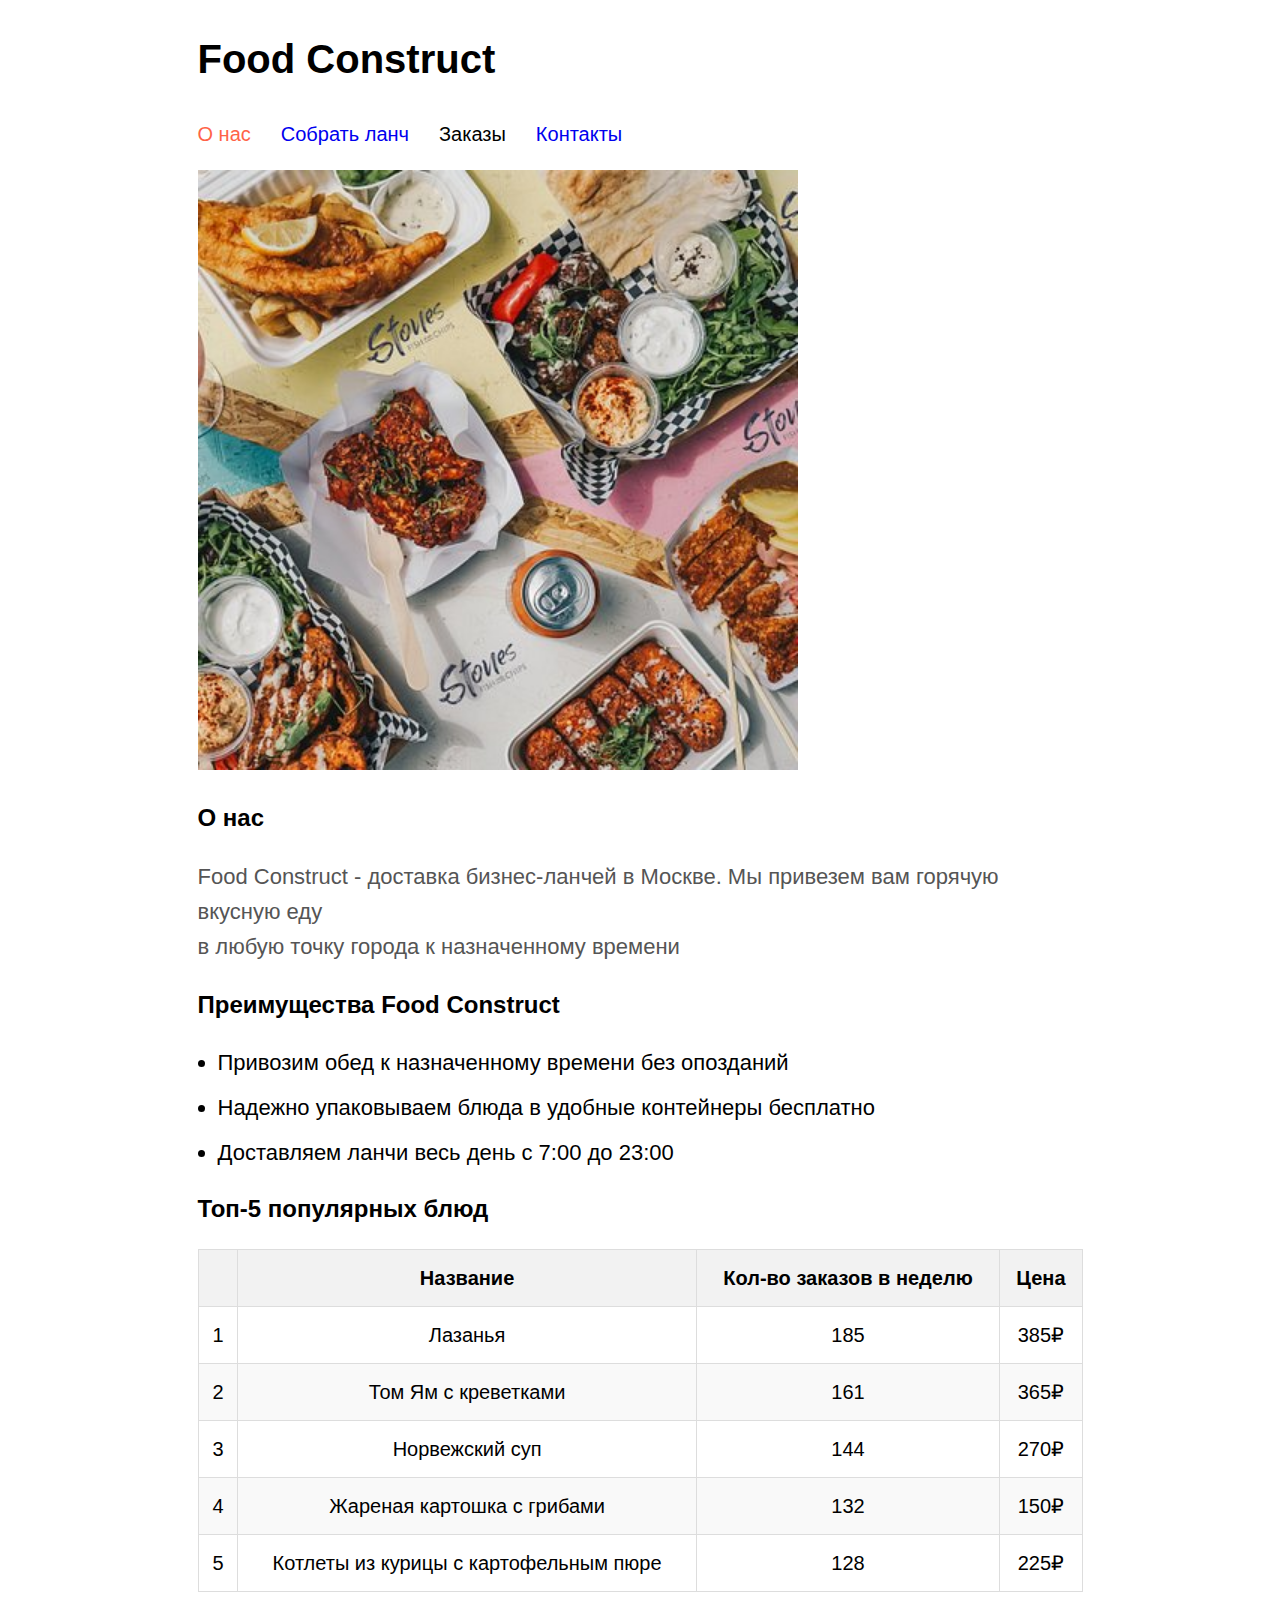
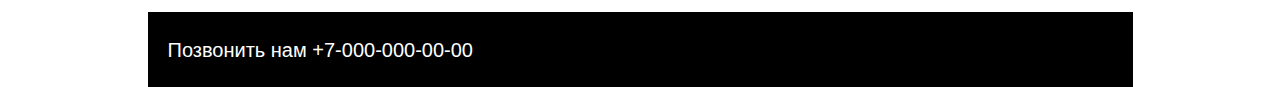
<file: index.html>
<!DOCTYPE html>
<html lang="ru">
  <head>
    <meta charset="utf-8" />
    <meta name="viewport" content="width=device-width, initial-scale=1.0" />
    <title>Food Construct</title>
    <link rel="stylesheet" href="styles.css" />
  </head>
  <body>
    <div class="container">
      <header>
        <h1>Food Construct</h1>
        <div class="nav-container">
          <a id="active">О нас</a>
          <a href="./pages/makeLunch/makeLunchPage.html">Собрать ланч</a>
          <a>Заказы</a>
          <a href="#contact">Контакты</a>
        </div>
      </header>
      <main>
        <section>
          <img
            id="aboutUsImage"
            src="./images/main.jpg"
            alt="Изображение главной страницы"
          />
          <h2>О нас</h2>
          <p>
            Food Construct - доставка бизнес-ланчей в Москве. Мы привезем вам
            горячую вкусную еду <br />
            в любую точку города к назначенному времени
          </p>
        </section>
        <section>
          <h2>Преимущества Food Construct</h2>
          <ul>
            <li>Привозим обед к назначенному времени без опозданий</li>
            <li>Надежно упаковываем блюда в удобные контейнеры бесплатно</li>
            <li>Доставляем ланчи весь день с 7:00 до 23:00</li>
          </ul>
        </section>
        <section>
          <h2>Топ-5 популярных блюд</h2>
          <div class="table-container">
            <table>
              <thead>
                <tr>
                  <th></th>
                  <th>Название</th>
                  <th>Кол-во заказов в неделю</th>
                  <th>Цена</th>
                </tr>
              </thead>
              <tbody>
                <tr>
                  <td>1</td>
                  <td>Лазанья</td>
                  <td>185</td>
                  <td>385₽</td>
                </tr>
                <tr>
                  <td>2</td>
                  <td>Том Ям с креветками</td>
                  <td>161</td>
                  <td>365₽</td>
                </tr>
                <tr>
                  <td>3</td>
                  <td>Норвежский суп</td>
                  <td>144</td>
                  <td>270₽</td>
                </tr>
                <tr>
                  <td>4</td>
                  <td>Жареная картошка с грибами</td>
                  <td>132</td>
                  <td>150₽</td>
                </tr>
                <tr>
                  <td>5</td>
                  <td>Котлеты из курицы с картофельным пюре</td>
                  <td>128</td>
                  <td>225₽</td>
                </tr>
              </tbody>
            </table>
          </div>
        </section>
      </main>
      <footer>
        <p><a name="contact">Позвонить нам +7-000-000-00-00</a></p>
      </footer>
    </div>
  </body>
</html>
</file>
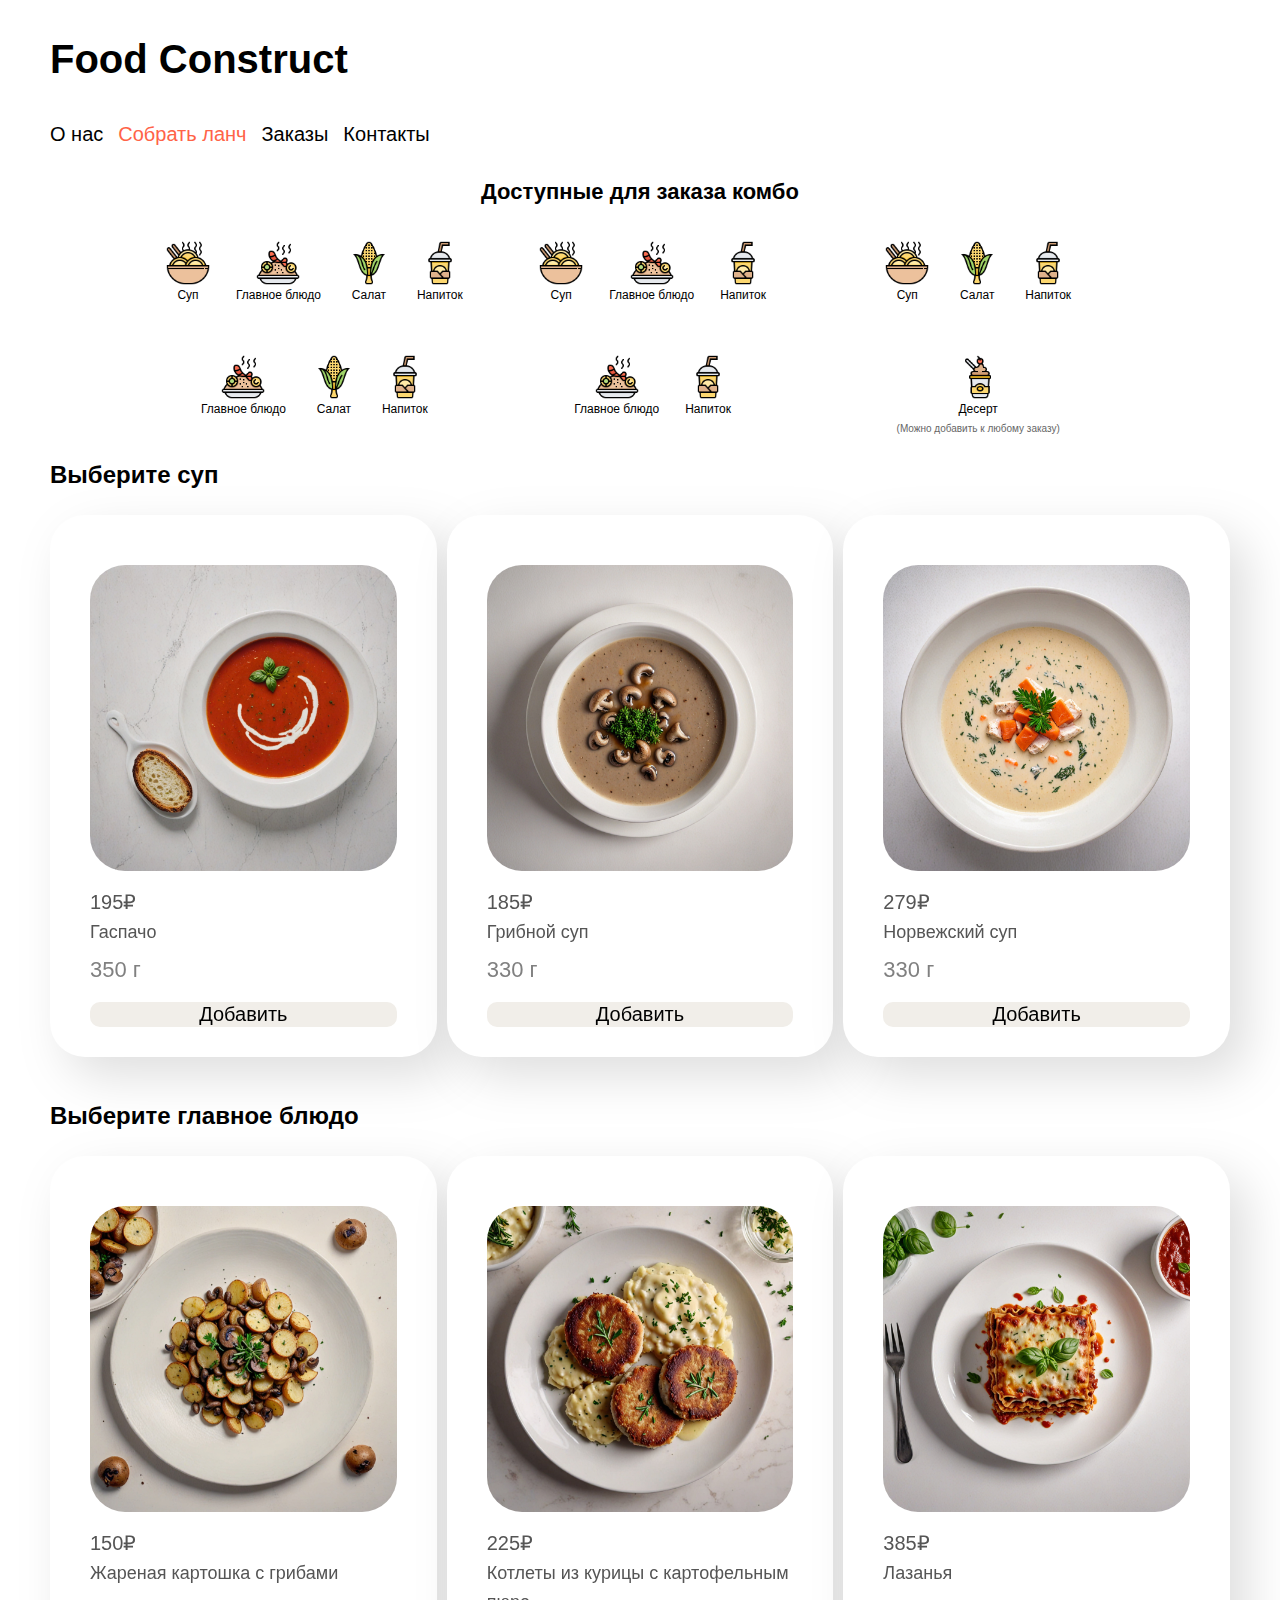
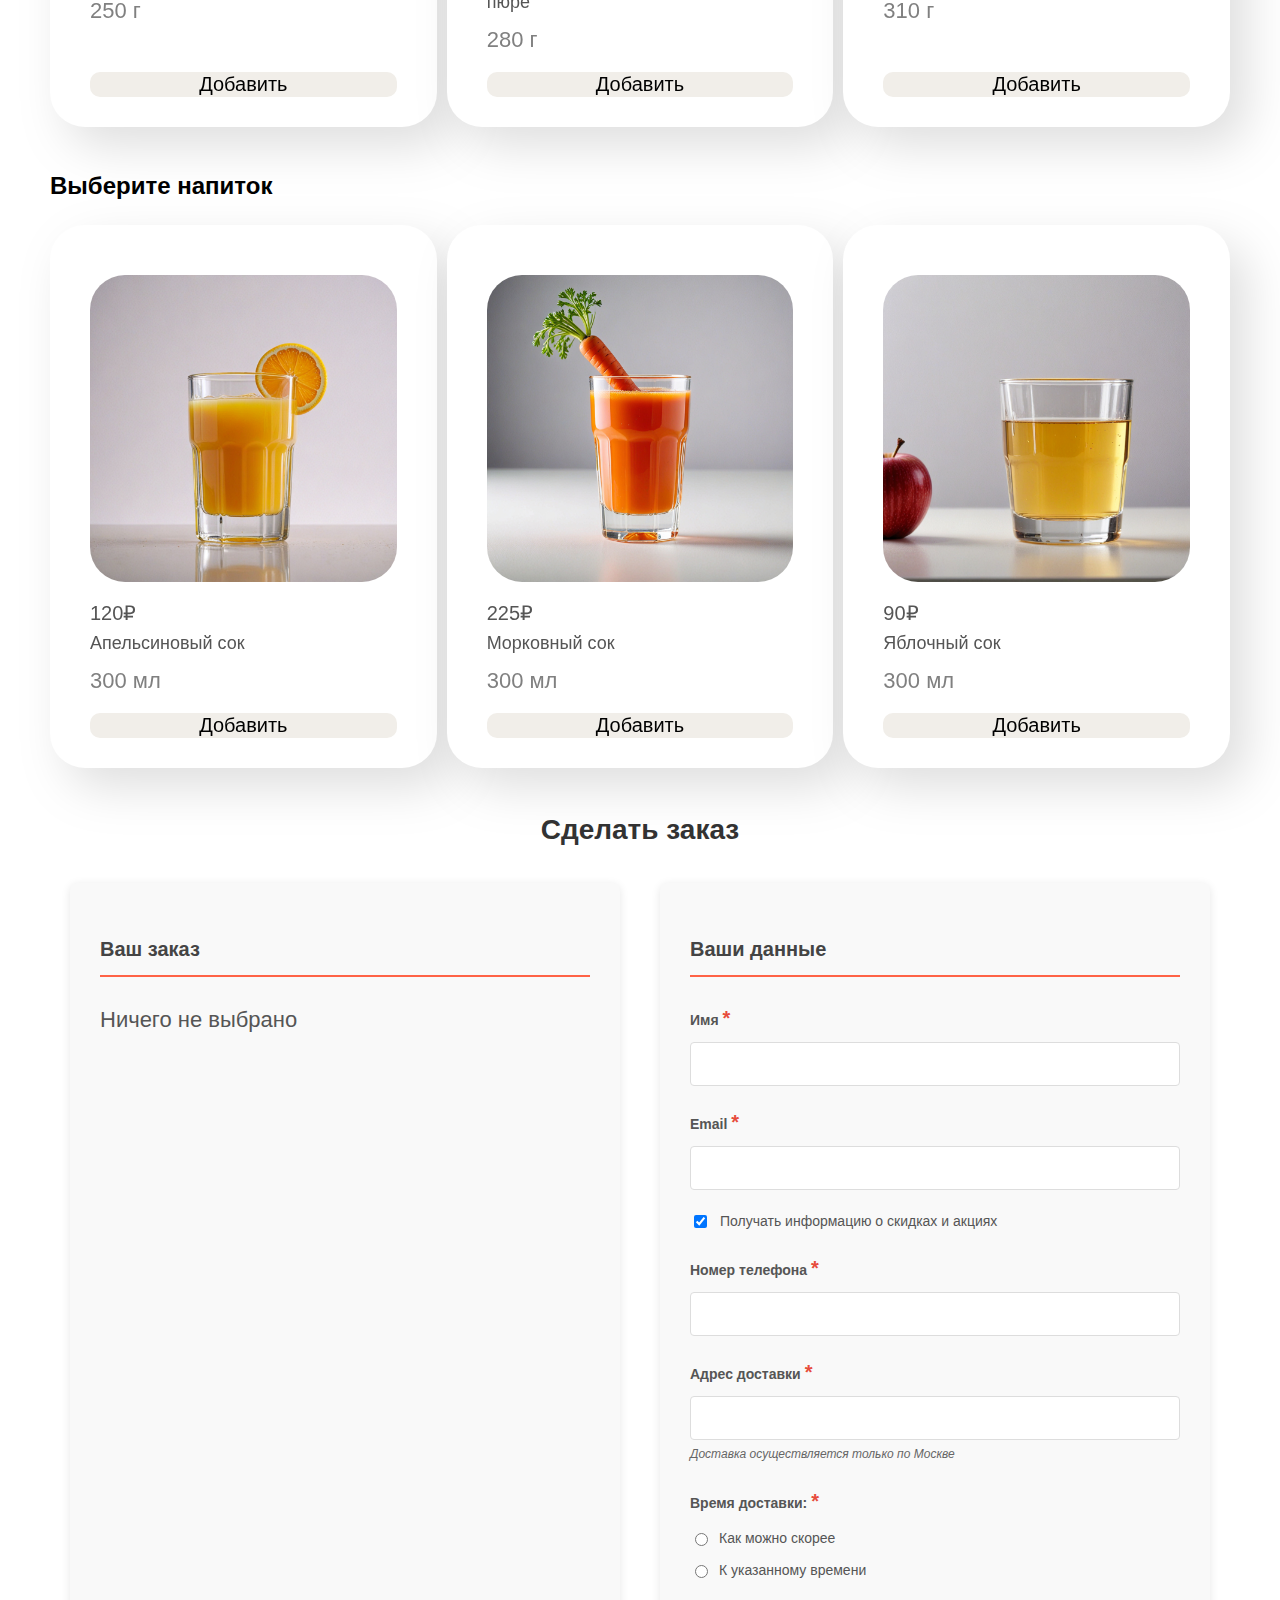
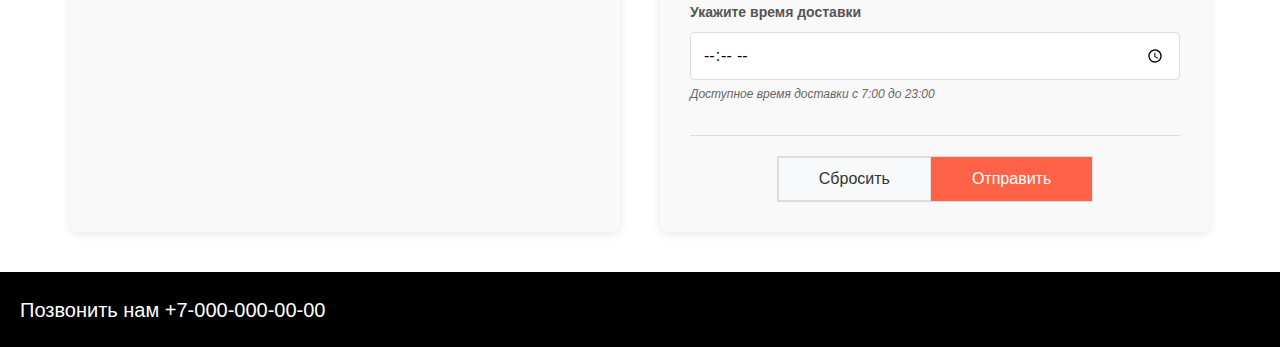
<file: pages/makeLunch/makeLunchPage.html>
<!DOCTYPE html>
<html lang="en">
  <head>
    <meta charset="UTF-8" />
    <meta name="viewport" content="width=device-width, initial-scale=1.0" />
    <title>Food Construct - Собрать ланч</title>
    <link rel="stylesheet" href="makeLunch.css" />
    <link rel="stylesheet" href="..\..\styles.css" />
  </head>
  <body>
    <header>
      <h1>Food Construct</h1>
      <nav class="main-menu">
        <a href="..\..\index.html">О нас</a>
        <a href="#" id="active">Собрать ланч</a>
        <a href="#">Заказы</a>
        <a href="#contact">Контакты</a>
      </nav>
    </header>
    <main>
      <section class="combos">
        <h2>Доступные для заказа комбо</h2>
        <div class="combos-grid-precise">
          <div class="combo-precise">
            <div class="ci">
              <img src="./icons/soup.png"/><span>Суп</span>
            </div>
            <div class="ci">
              <img src="./icons/main.png"/><span>Главное блюдо</span>
            </div>
            <div class="ci">
              <img src="./icons/salad.png"/><span>Салат</span>
            </div>
            <div class="ci">
              <img src="./icons/drink.png"/><span>Напиток</span>
            </div>
          </div>

          <div class="combo-precise">
            <div class="ci">
              <img src="./icons/soup.png"/><span>Суп</span>
            </div>
            <div class="ci">
              <img src="./icons/main.png"/><span>Главное блюдо</span>
            </div>
            <div class="ci">
              <img src="./icons/drink.png"/><span>Напиток</span>
            </div>
          </div>

          <div class="combo-precise">
            <div class="ci">
              <img src="./icons/soup.png"/><span>Суп</span>
            </div>
            <div class="ci">
              <img src="./icons/salad.png"/><span>Салат</span>
            </div>
            <div class="ci">
              <img src="./icons/drink.png"/><span>Напиток</span>
            </div>
          </div>

          <div class="combo-precise">
            <div class="ci">
              <img src="./icons/main.png"/><span>Главное блюдо</span>
            </div>
            <div class="ci">
              <img src="./icons/salad.png"/><span>Салат</span>
            </div>
            <div class="ci">
              <img src="./icons/drink.png"/><span>Напиток</span>
            </div>
          </div>

          <div class="combo-precise">
            <div class="ci">
              <img src="./icons/main.png"/><span>Главное блюдо</span>
            </div>
            <div class="ci">
              <img src="./icons/drink.png"/><span>Напиток</span>
            </div>
          </div>

          <div class="combo-precise dessert-cell">
            <div class="ci dessert">
              <img src="./icons/desert.png"/><span>Десерт</span>
            </div>
            <div class="dessert-note-small">
              (Можно добавить к любому заказу)
            </div>
          </div>
        </div>
      </section>

      <section class="form-section">
        <h2>Сделать заказ</h2>
        <form method="POST" action="https://httpbin.org/post">
          <div class="form-columns">
            <div class="client_order">
              <h3>Ваш заказ</h3>
              <p>Ничего не выбрано</p>
            </div>

            <div class="client_data">
              <h3>Ваши данные</h3>
              <div class="form-group">
                <label for="name">Имя <span class="required">*</span></label>
                <input type="text" id="name" name="name" required />
              </div>

              <div class="form-group">
                <label for="email">Email <span class="required">*</span></label>
                <input type="email" id="email" name="email" required />
              </div>

              <div class="form-group checkbox-group">
                <input type="checkbox" id="getInfo" name="getInfo" checked />
                <label for="getInfo"
                  >Получать информацию о скидках и акциях</label
                >
              </div>

              <div class="form-group">
                <label for="phoneNumber"
                  >Номер телефона <span class="required">*</span></label
                >
                <input
                  type="tel"
                  id="phoneNumber"
                  name="phoneNumber"
                  required
                />
              </div>

              <div class="form-group">
                <label for="address"
                  >Адрес доставки <span class="required">*</span></label
                >
                <input type="text" id="address" name="address" required />
                <p class="delivery-note">
                  Доставка осуществляется только по Москве
                </p>
              </div>

              <div class="form-group">
                <label>Время доставки: <span class="required">*</span></label>
                <div class="radio-group">
                  <div class="radio-option">
                    <input
                      type="radio"
                      id="asap"
                      name="delivery_time"
                      value="asap"
                      required
                    />
                    <label for="asap">Как можно скорее</label>
                  </div>
                  <div class="radio-option">
                    <input
                      type="radio"
                      id="scheduled"
                      name="delivery_time"
                      value="scheduled"
                      required
                    />
                    <label for="scheduled">К указанному времени</label>
                  </div>
                </div>
              </div>

              <div class="form-group">
                <label for="delivery_time_input">Укажите время доставки</label>
                <input
                  type="time"
                  id="delivery_time_input"
                  name="delivery_time_input"
                  min="07:00"
                  max="23:00"
                  step="300"
                />
                <p class="time-note">
                  Доступное время доставки с 7:00 до 23:00
                </p>
              </div>

              <div class="form-buttons">
                <table class="buttons-table">
                  <tr>
                    <td>
                      <button type="reset" class="btn-reset">Сбросить</button>
                    </td>
                    <td>
                      <button type="submit" class="btn-submit">
                        Отправить
                      </button>
                    </td>
                  </tr>
                </table>
              </div>
            </div>
          </div>
        </form>
      </section>
    </main>
    <footer>
      <p><a name="contact">Позвонить нам +7-000-000-00-00</a></p>
    </footer>

    <script src="./scripts/dishes-data.js"></script>
    <script src="./scripts/category-config.js"></script>
    <script src="./scripts/display-dishes.js"></script>
    <script src="./scripts/order-manager.js"></script>
    <script src="./scripts/lunch-validator.js"></script>
  </body>
</html>
</file>
<file: styles.css>
:root {
    --base-font-size: 20px;
    --table-font-size: 1rem;
}

* {
    box-sizing: border-box;
    font-family: 'Roboto', sans-serif;
    font-size: var(--base-font-size)
}

header {
    text-align: center;
}

.nav-container, nav {
    margin: 0;
    padding: 0;
    flex-wrap: wrap;
}

nav a {
    text-decoration: none;
    color: black;
}

nav a:hover {
    color: tomato;
}

body {
    font-family: 'Roboto', sans-serif;
    display: flex;
    flex-direction: column;
    color: black;
    line-height: 1.6;
    margin: 0;
    padding: 0;
    margin: 0 50px;
    min-height: 100vh;
}

h1 {
    font-size: 2rem;
    color: black;
    text-align: left;
}

h2 {
    font-size: 1.2rem;
    color: black;
}

p {
    font-family: 'Roboto', sans-serif;
    font-size: 1.1rem;
    color: #555;
}

img {
    width: 100%;
    height: auto;
    max-width: 600px;
    margin: 20px auto;
    margin-bottom: 0px;
}

table {
    border-collapse: collapse;
    width: 100%;
    font-size: var(--table-font-size);
}

.table-container {
    overflow-x: auto;
    margin: 20px 0;
    width: 100%;
}

th, td {
    padding: 12px;
    border: 1px solid #ddd;
    text-align: center;
    font-size: var(--table-font-size);
}

th {
    background-color: #f2f2f2;
    font-weight: bold;
}

tr:nth-child(even) {
    background-color: #f9f9f9;
}

a {
    text-decoration: none;
    font-family: 'Roboto', sans-serif;
    font-size: 1rem;
}

a:hover {
    color: #e74c3c;
    text-decoration: underline;
}

footer {
    background-color: black;
    padding: 20px;
    text-align: left;
    margin-top: auto;
    margin-left: -50px;
    margin-right: -50px;
}

footer p {
    color: white;
    margin: 0;
}

.nav-container {
    display: flex;
    gap: 30px;
    margin-top: 15px;
}

nav {
    cursor: pointer;
    font-weight: 500;
}

nav:hover {
    color: #e74c3c;
}

ul {
    padding-left: 20px;
}

li {
    margin-bottom: 10px;
    font-size: 1.1rem;
}

.container {
    max-width: 75%;
    margin: 0 auto;
    flex: 1;
}

#active {
    color: tomato;
}

@media(max-width: 800px) {

    .dishes-grid {
        grid-template-columns: 1fr 1fr;
    }

    nav {
        justify-content: space-between;
    }

    h1 {
        text-align: center;
    }

    #aboutUsImage {
        width: 500px;
    }

    th, td {
        font-size: calc(var(--table-font-size) - 0.1rem);    
    }

}

@media(max-width: 600px) {

    h1 {
        text-align: center;
    }

    .dishes-grid {
        grid-template-columns: 1fr;
    }

    nav {
        flex-direction: column;
        align-items: center;
    }

    nav a {
        font-size: 24px;
    }

    h2 {
        text-align: center;
    }

    #aboutUsImage {
        width: 100%;
    }

    th, td {
        font-size: calc(var(--table-font-size) - 0.4rem);    
    }


}

@media (max-width: 400px) {

    th, td {
        font-size: calc(var(--table-font-size) - 0.6rem);    
    }

    
}
</file>
<file: pages/makeLunch/makeLunch.css>
.dishes-grid {
  display: grid;
  grid-template-columns: repeat(3, 1fr);
  gap: 10px;
  margin-bottom: 40px;
}

.dish-item {
  display: flex;
  flex-direction: column;
  border-radius: 35px;
  background-color: white;
  padding: 30px 40px;
  cursor: pointer;
  filter: drop-shadow(17px 19px 24px rgba(0, 0, 0, 0.13));
}

.dish-item:hover {
  border: 2px solid tomato;
}

.dish-item img {
  width: 100%;
  border-radius: 35px;
  margin-bottom: 15px;
}

.dish-item .price {
  font-size: 20px;
}

.dish-item .name {
  font-size: 18px;
  margin-bottom: 5px;
}

.dish-item .weight,
.dish-item .volume {
  color: grey;
  margin-bottom: 15px;
}

.dish-item button {
  background-color: #f1eee9;
  padding: 10px, 30px;
  border-radius: 10px;
  cursor: pointer;
  border: none;
  margin-top: auto;
}

.dish-item:hover button {
  background-color: grey;
  color: white;
}

.dish-item p {
  margin: 0px;
  padding: 0px;
}

.main-menu {
  display: flex;
  flex-wrap: wrap;
  gap: 15px;
}

#active {
  color: tomato;
}

.form-section {
  max-width: 1200px;
  margin: 40px auto;
  padding: 0 20px;
}

.form-section h2 {
  text-align: center;
  font-size: 28px;
  margin-bottom: 30px;
  color: #333;
}

.form-columns {
  display: grid;
  grid-template-columns: 1fr 1fr;
  gap: 40px;
  margin-bottom: 30px;
}

.client_order,
.client_data {
  background-color: #f9f9f9;
  padding: 30px;
  border-radius: 8px;
  box-shadow: 0 2px 10px rgba(0, 0, 0, 0.1);
}

.client_order h3,
.client_data h3 {
  font-size: 20px;
  margin-bottom: 25px;
  color: #444;
  border-bottom: 2px solid tomato;
  padding-bottom: 10px;
}

.form-group {
  margin-bottom: 20px;
}

.form-group label {
  display: block;
  margin-bottom: 8px;
  font-weight: bold;
  color: #555;
  font-size: 14px;
}

.required {
  color: #e74c3c;
}

select,
input,
textarea {
  width: 100%;
  padding: 12px;
  border: 1px solid #ddd;
  border-radius: 4px;
  font-size: 16px;
  box-sizing: border-box;
  transition: border-color 0.3s;
}

select:focus,
input:focus,
textarea:focus {
  outline: none;
  border-color: tomato;
  box-shadow: 0 0 5px rgba(76, 175, 80, 0.3);
}

textarea {
  min-height: 100px;
  resize: vertical;
  font-family: inherit;
}

.checkbox-group {
  display: flex;
  align-items: center;
  gap: 10px;
}

.checkbox-group input {
  width: auto;
}

.checkbox-group label {
  margin-bottom: 0;
  font-weight: normal;
}

.radio-group {
  display: flex;
  flex-direction: column;
  gap: 10px;
  margin-top: 10px;
}

.radio-option {
  display: flex;
  align-items: center;
  gap: 8px;
}

.radio-option input {
  width: auto;
}

.radio-option label {
  margin-bottom: 0;
  font-weight: normal;
}

.delivery-note,
.time-note {
  font-size: 12px;
  color: #666;
  margin-top: 5px;
  margin-bottom: 0;
  font-style: italic;
}

.form-buttons {
  display: flex;
  justify-content: center;
  margin-top: 30px;
  padding-top: 20px;
  border-top: 1px solid #ddd;
}

.buttons-table {
  width: auto;
  border-collapse: collapse;
}

.buttons-table td {
  padding: 0;
  border: 1px solid #ddd;
}

.buttons-table td:first-child {
  border-right: none;
}

.buttons-table td:last-child {
  border-left: none;
}

.btn-reset,
.btn-submit {
  padding: 12px 40px;
  border: none;
  border-radius: 0;
  font-size: 16px;
  cursor: pointer;
  transition: background-color 0.3s;
  min-width: 120px;
}

.btn-reset {
  background-color: #f8f9fa;
  color: #333;
  border: 1px solid #ddd;
}

.btn-reset:hover {
  background-color: #e9ecef;
}

.btn-submit {
  background-color: tomato;
  color: white;
  border: 1px solid tomato;
}

.btn-submit:hover {
  background-color: tomato;
}
/* Адаптивность для мобильных */
@media (max-width: 768px) {
  .form-columns {
    grid-template-columns: 1fr;
    gap: 20px;
  }

  .client_order,
  .client_data {
    padding: 20px;
  }

  .form-buttons {
    flex-direction: column;
  }
}

/* 5 лаба */
.filters {
  display: flex;
  gap: 12px;
  margin: 14px 0 18px;
  flex-wrap: wrap;
}
.filter-btn {
  padding: 8px 14px;
  border-radius: 22px;
  border: 1px solid #d6d6d6;
  background: #f7f7f7;
  color: #2a2a2a;
  cursor: pointer;
  font-size: 14px;
}
.filter-btn:hover {
  background: #ececec;
}
.filter-btn.active {
  background: #d8f2e0;
  border-color: #7ec798;
  color: #15653a;
}

/* лаба 6 */
/* Виды комбо */
.combos {
  max-width: 980px;
  margin: 24px auto 8px;
  padding: 0 16px;
}
.combos h2 {
  text-align: center;
  font-size: 22px;
  margin: 0 0 12px;
}

.combos-grid-precise {
  display: grid;
  grid-template-columns: repeat(3, 1fr);
  column-gap: 54px;
  row-gap: 22px;
  justify-items: center;
  align-items: start;
}

.combo-precise {
  display: flex;
  gap: 26px;
  align-items: flex-start;
  justify-content: center;
  flex-wrap: nowrap;
  min-height: 92px;
}

.ci {
  display: flex;
  flex-direction: column;
  align-items: center;
}
.ci img {
  width: 44px;
  height: 44px;
}
.ci img:hover {
  transform: translateY(-4px) scale(1.1);
}
.ci span {
  font-size: 12px;
  line-height: 1.15;
  margin-top: 4px;
  white-space: nowrap;
  text-align: center;
}

.combo-precise {
  display: flex;
  gap: 26px;
  align-items: flex-start;
  justify-content: center;
  min-height: 92px;
}
.dessert-cell {
  flex-direction: column;
  gap: 6px;
  align-items: center;
  justify-content: flex-start;
}
.dessert-note-small {
  font-size: 10px;
  color: #666;
  text-align: center;
  margin-top: -2px;
}

.dessert-line .dessert span {
  font-size: 12px;
}
.dessert-line p {
  margin: 2px 0 0;
  font-size: 10px;
  color: #666;
}

/* Всплывающее уведомление */
.notify-backdrop {
  position: fixed;
  inset: 0;
  background: rgba(0, 0, 0, 0.45);
  display: grid;
  place-items: center;
  z-index: 9999;
}
.notify {
  max-width: 520px;
  width: min(92vw, 520px);
  background: #fff;
  color: #111;
  border-radius: 12px;
  box-shadow: 0 10px 30px rgba(0, 0, 0, 0.25);
  padding: 20px 20px 16px;
  font-family: system-ui, -apple-system, Segoe UI, Roboto, Arial, sans-serif;
}
.notify h4 {
  margin: 0 0 8px;
  font-size: 18px;
  line-height: 1.3;
}
.notify p {
  margin: 0 0 16px;
  font-size: 15px;
  line-height: 1.5;
}
.notify-ok {
  appearance: none;
  border: 0;
  border-radius: 8px;
  padding: 10px 14px;
  font-size: 14px;
  cursor: pointer;
  background: #111;
  color: #fff;
  display: block;
  margin: 12px auto 0
}
.notify-ok:hover {
  background: #69ff4f;
  color: #111;
}
.notify-ok:active {
  transform: translateY(1px);
}
</file>
